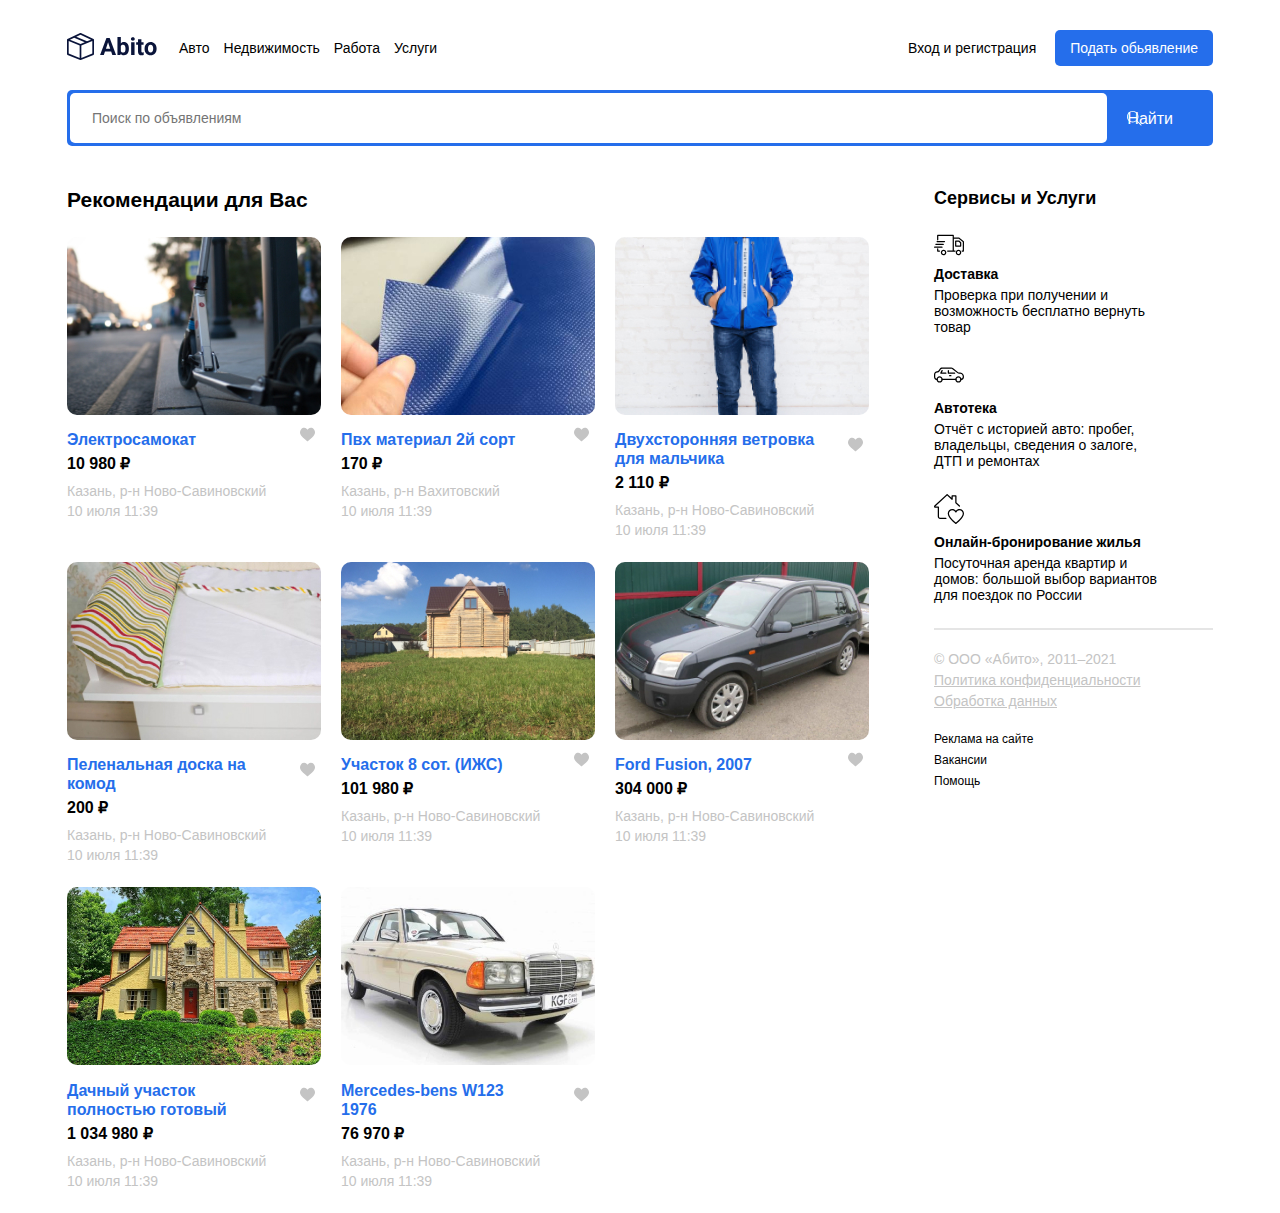
<file: index.html>
<!DOCTYPE html>
<html lang="en">
  <head>
    <meta charset="UTF-8" />
    <meta http-equiv="X-UA-Compatible" content="IE=edge" />
    <meta name="viewport" content="width=device-width, initial-scale=1.0" />
    <title>Abito - доска объявлений</title>
    <!-- подключаем шрифт Roboto от google fonts -->
    <link rel="preconnect" href="https://fonts.googleapis.com" />
    <link rel="preconnect" href="https://fonts.gstatic.com" crossorigin />
    <link
      href="https://fonts.googleapis.com/css2?family=Roboto:wght@400;700&display=swap"
      rel="stylesheet"
    />
    <link rel="stylesheet" href="css/normalize.css" />
    <link rel="stylesheet" href="css/style.css" />
  </head>
  <body>
    <header class="header container">
      <div class="navbar">
        <a href="/index.html" class="logo">
          <img src="img/logo.svg" alt="" class="logo-image" />
        </a>

        <nav class="navbar-menu">
          <ul class="menu">
            <li class="menu-item">
              <a href="#" class="menu-link">Авто</a>
            </li>
            <li class="menu-item">
              <a href="#" class="menu-link">Недвижимость</a>
            </li>
            <li class="menu-item">
              <a href="#" class="menu-link">Работа</a>
            </li>
            <li class="menu-item">
              <a href="#" class="menu-link">Услуги</a>
            </li>
          </ul>
        </nav>
        <div class="button-group">
          <a href="" class="button button-link">Вход и регистрация</a>
          <a href="" class="button button-primary">Подать обьявление</a>
          <!-- /.button-group -->
        </div>
      </div>

      <!-- /.navbar -->
      <div class="search-panel">
        <input
          type="search"
          class="search-input"
          placeholder="Поиск по объявлениям"
        />
        <button class="search-button">
          <svg
            class="search-icon"
            width="15"
            height="15"
            viewBox="0 0 15 15"
            fill="none"
            xmlns="http://www.w3.org/2000/svg"
          >
            <path
              d="M14.6506 14.0012L10.0862 9.43675C10.9465 8.43352 11.4706 7.13293 11.4706 5.71058C11.4706 2.54822 8.89765 -0.0247192 5.7353 -0.0247192C4.20353 -0.0247192 2.76265 0.571751 1.67824 1.6544C0.595589 2.73793 -0.000881376 4.17881 9.77541e-07 5.71058C9.77541e-07 8.87293 2.57294 11.4459 5.7353 11.4459C7.15765 11.4459 8.45912 10.9218 9.46235 10.0615L14.0268 14.6259L14.6506 14.0012ZM5.7353 10.5635C3.06 10.5635 0.882354 8.38675 0.882354 5.71058C0.881472 4.41352 1.38618 3.19499 2.30294 2.2791C3.21882 1.36234 4.43824 0.857634 5.7353 0.857634C8.41059 0.857634 10.5882 3.0344 10.5882 5.71058C10.5882 8.38587 8.41059 10.5635 5.7353 10.5635Z"
              fill="white"
            />
          </svg>

          <butt class="search-button-text">Найти</butt>
        </button>
      </div>
      <!-- /.search-panel -->
    </header>

    <div class="page-content container">
        <!-- блок с объявлениями -->
        <main class="main">
            <h2 class="page-title">Рекомендации для Вас</h2>
            <div class="cards">
                <div class="card">
                    <a href="single.html" class="card-link">
                        <img src="img/card-image.jpg" alt="photo" class="card-image">
                    </a>
                    <div class="card-header">
                        <a href="" class="card-link">
                            <h3 class="card-title">Электросамокат</h3>
                        </a> 
                        <button class="like">
                            <img src="img/like.svg" alt="like">
                        </button>
                    </div>
                    <!-- card-header -->
                    <strong class="card-price">
                        10 980 ₽
                    </strong>
                    <p class="card-text">Казань, р-н Ново-Савиновский</p>
                    <p class="card-text">10 июля 11:39</p>
                </div>
                <!-- card -->                <div class="card">
                    <a href="twin.html" class="card-link">
                        <img src="img/pvx.jpg" alt="photo" class="card-image">
                    </a>
                    <div class="card-header">
                        <a href="" class="card-link">
                            <h3 class="card-title">Пвх материал 2й сорт</h3>
                        </a> 
                        <button class="like">
                            <img src="img/like.svg" alt="like">
                        </button>
                    </div>
                    <!-- card-header -->
                    <strong class="card-price">
                        170 ₽
                    </strong>
                    <p class="card-text">Казань, р-н Вахитовский</p>
                    <p class="card-text">10 июля 11:39</p>
                </div>
                <!-- card -->
                <div class="card">
                    <a href="single.html" class="card-link">
                        <img src="img/jacket.jpg" alt="photo" class="card-image">
                    </a>
                    <div class="card-header">
                        <a href="" class="card-link">
                            <h3 class="card-title">Двухсторонняя ветровка для мальчика</h3>
                        </a> 
                        <button class="like">
                            <img src="img/like.svg" alt="like">
                        </button>
                    </div>
                    <!-- card-header -->
                    <strong class="card-price">
                        2 110 ₽
                    </strong>
                    <p class="card-text">Казань, р-н Ново-Савиновский</p>
                    <p class="card-text">10 июля 11:39</p>
                </div>
                <!-- card -->
                <div class="card">
                    <a href="single.html" class="card-link">
                        <img src="img/pdnk.jpg" alt="photo" class="card-image">
                    </a>
                    <div class="card-header">
                        <a href="" class="card-link">
                            <h3 class="card-title">Пеленальная доска на комод</h3>
                        </a> 
                        <button class="like">
                            <img src="img/like.svg" alt="like">
                        </button>
                    </div>
                    <!-- card-header -->
                    <strong class="card-price">
                        200 ₽
                    </strong>
                    <p class="card-text">Казань, р-н Ново-Савиновский</p>
                    <p class="card-text">10 июля 11:39</p>
                </div>
                <!-- card -->
                <div class="card">
                    <a href="single.html" class="card-link">
                        <img src="img/house.jpg" alt="photo" class="card-image">
                    </a>
                    <div class="card-header">
                        <a href="" class="card-link">
                            <h3 class="card-title">Участок 8 сот. (ИЖС)</h3>
                        </a> 
                        <button class="like">
                            <img src="img/like.svg" alt="like">
                        </button>
                    </div>
                    <!-- card-header -->
                    <strong class="card-price">
                        101 980 ₽
                    </strong>
                    <p class="card-text">Казань, р-н Ново-Савиновский</p>
                    <p class="card-text">10 июля 11:39</p>
                </div>
                <!-- card -->
                <div class="card">
                    <a href="single.html" class="card-link">
                        <img src="img/ford.jpg" alt="photo" class="card-image">
                    </a>
                    <div class="card-header">
                        <a href="" class="card-link">
                            <h3 class="card-title">Ford Fusion, 2007</h3>
                        </a> 
                        <button class="like">
                            <img src="img/like.svg" alt="like">
                        </button>
                    </div>
                    <!-- card-header -->
                    <strong class="card-price">
                        304 000 ₽
                    </strong>
                    <p class="card-text">Казань, р-н Ново-Савиновский</p>
                    <p class="card-text">10 июля 11:39</p>
                </div>
                <!-- card -->
                <div class="card">
                    <a href="single.html" class="card-link">
                        <img src="img/housecastle.jpg" alt="photo" class="card-image">
                    </a>
                    <div class="card-header">
                        <a href="" class="card-link">
                            <h3 class="card-title">Дачный участок полностью готовый</h3>
                        </a> 
                        <button class="like">
                            <img src="img/like.svg" alt="like">
                        </button>
                    </div>
                    <!-- card-header -->
                    <strong class="card-price">
                        1 034 980 ₽
                    </strong>
                    <p class="card-text">Казань, р-н Ново-Савиновский</p>
                    <p class="card-text">10 июля 11:39</p>
                </div>
                <!-- card -->
                <div class="card">
                    <a href="single.html" class="card-link">
                        <img src="img/w123jpg.jpg" alt="photo" class="card-image">
                    </a>
                    <div class="card-header">
                        <a href="" class="card-link">
                            <h3 class="card-title">Mercedes-bens W123 1976</h3>
                        </a> 
                        <button class="like">
                            <img src="img/like.svg" alt="like">
                        </button>
                    </div>
                    <!-- card-header -->
                    <strong class="card-price">
                        76 970 ₽
                    </strong>
                    <p class="card-text">Казань, р-н Ново-Савиновский</p>
                    <p class="card-text">10 июля 11:39</p>
                </div>
                <!-- card -->
            </div>
            <!-- cards -->
        </main>
        <!-- сайдбар -->
        <aside class="sidebar">
            <h4 class="page-title">Сервисы и Услуги</h4>
            <div class="service">
                <img src="img/shipping.svg" alt="icon: shipping" class="service-image">
                <h5 class="service-title">Доставка</h5>
                <p class="service-text">Проверка при получении и возможность бесплатно вернуть товар</p>
            </div>
            <!-- service -->
            <div class="service">
                <img src="img/autotc.svg" alt="icon: shipping" class="service-image">
                <h5 class="service-title">Автотека</h5>
                <p class="service-text">Отчёт с историей авто: пробег, владельцы, сведения о залоге, ДТП и ремонтах</p>
            </div>
            <!-- service -->
            <div class="service">
                <img src="img/houses.svg" alt="icon: shipping" class="service-image">
                <h5 class="service-title">Онлайн-бронирование жилья</h5>
                <p class="service-text">Посуточная аренда квартир и домов: большой выбор вариантов для поездок по России</p>
            </div>
            <!-- service -->
            <hr color="#E5E5E5" />
            <footer class="footer">
                <p class="footer-text">© ООО «Абито», 2011–2021</p>
                <ul class="footer-menu">
                    <li class="footer-menu-item">
                        <a href="#" class="footer-text">Политика конфиденциальности</a>
                    </li>
                    <li class="footer-menu-item">
                        <a href="#" class="footer-text">Обработка данных</a>
                    </li>
                </ul>
                <ul class="footer-menu">
                    <li class="footer-menu-item">
                        <a href="#" class="footer-link">Реклама на сайте</a>
                    </li>
                    <li class="footer-menu-item">
                        <a href="#" class="footer-link">Вакансии</a>
                    </li>
                    <li class="footer-menu-item">
                        <a href="#" class="footer-link">Помощь</a>
                    </li>
                </ul>
        </footer>
        </aside>
    </div>
  </body>
</html>
</file>
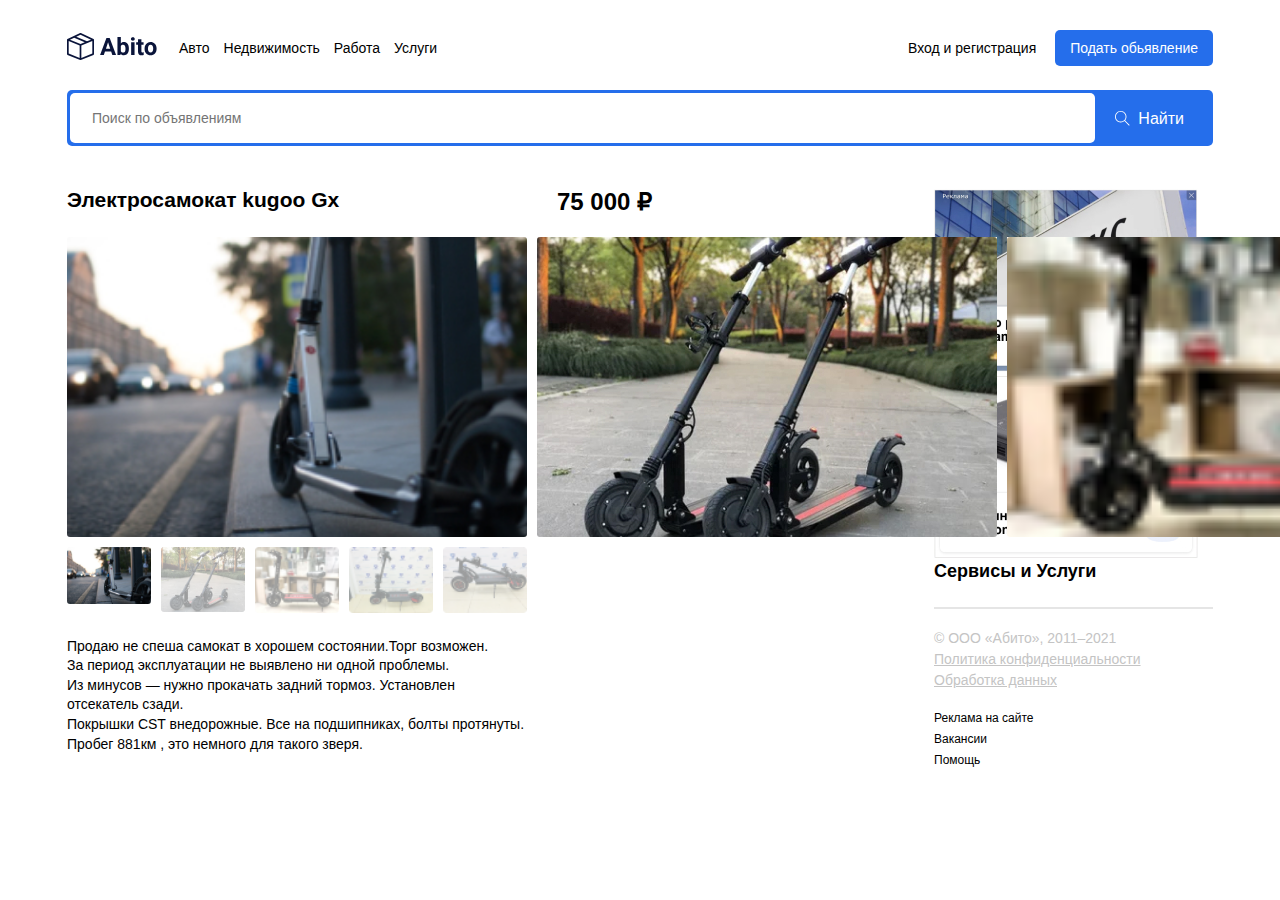
<file: single.html>
<!DOCTYPE html>
<html lang="en">
  <head>
    <meta charset="UTF-8" />
    <meta http-equiv="X-UA-Compatible" content="IE=edge" />
    <meta name="viewport" content="width=device-width, initial-scale=1.0" />
    <title>Страница объявления</title>
    <!-- подключаем шрифт Roboto от google fonts -->
    <link rel="preconnect" href="https://fonts.googleapis.com" />
    <link rel="preconnect" href="https://fonts.gstatic.com" crossorigin />
    <link
      href="https://fonts.googleapis.com/css2?family=Roboto:wght@400;700&display=swap"
      rel="stylesheet"
    />
    <link rel="stylesheet" href="css/normalize.css" />
    <link rel="stylesheet" href="https://unpkg.com/swiper/swiper-bundle.min.css" />
    <link rel="stylesheet" href="css/style.css" />
  </head>
  <body>
    <header class="header container">
      <div class="navbar">
        <a href="/index.html" class="logo">
          <img src="img/logo.svg" alt="" class="logo-image" />
        </a>

        <nav class="navbar-menu">
          <ul class="menu">
            <li class="menu-item">
              <a href="#" class="menu-link">Авто</a>
            </li>
            <li class="menu-item">
              <a href="#" class="menu-link">Недвижимость</a>
            </li>
            <li class="menu-item">
              <a href="#" class="menu-link">Работа</a>
            </li>
            <li class="menu-item">
              <a href="#" class="menu-link">Услуги</a>
            </li>
          </ul>
        </nav>
        <div class="button-group">
          <a href="" class="button button-link">Вход и регистрация</a>
          <a href="" class="button button-primary">Подать обьявление</a>
          <!-- /.button-group -->
        </div>
      </div>

      <!-- /.navbar -->
      <div class="search-panel">
        <input
          type="search"
          class="search-input"
          placeholder="Поиск по объявлениям"
        />
        <button class="search-button">
          <svg
            class="search-icon"
            width="15"
            height="15"
            viewBox="0 0 15 15"
            fill="none"
            xmlns="http://www.w3.org/2000/svg"
          >
            <path
              d="M14.6506 14.0012L10.0862 9.43675C10.9465 8.43352 11.4706 7.13293 11.4706 5.71058C11.4706 2.54822 8.89765 -0.0247192 5.7353 -0.0247192C4.20353 -0.0247192 2.76265 0.571751 1.67824 1.6544C0.595589 2.73793 -0.000881376 4.17881 9.77541e-07 5.71058C9.77541e-07 8.87293 2.57294 11.4459 5.7353 11.4459C7.15765 11.4459 8.45912 10.9218 9.46235 10.0615L14.0268 14.6259L14.6506 14.0012ZM5.7353 10.5635C3.06 10.5635 0.882354 8.38675 0.882354 5.71058C0.881472 4.41352 1.38618 3.19499 2.30294 2.2791C3.21882 1.36234 4.43824 0.857634 5.7353 0.857634C8.41059 0.857634 10.5882 3.0344 10.5882 5.71058C10.5882 8.38587 8.41059 10.5635 5.7353 10.5635Z"
              fill="white"
            />
          </svg>

          <button class="search-button-text">Найти</button>
        </button>
      </div>
      <!-- /.search-panel -->
    </header>

    <div class="page-content container">
        <!-- блок с объявлениями -->
        <main class="main main-single">
            <div class="content">
                <h2 class="page-title">Электросамокат kugoo Gx</h2>
                <!-- слайдер с картинками -->
                <!-- сам слайдер -->
    <!-- Swiper -->

    <div
      style="--swiper-navigation-color: #fff; --swiper-pagination-color: #fff"
      class="swiper-container mySwiper2"
    >
      <div class="swiper-wrapper">
        <div class="swiper-slide">
          <img src="img/card-image.jpg" />
        </div>
        <div class="swiper-slide">
          <img src="img/sam1.jpg" />
        </div>
        <div class="swiper-slide">
          <img src="img/sam2.jpg" />
        </div>
        <div class="swiper-slide">
          <img src="img/sam3.jpg" />
        </div>
        <div class="swiper-slide">
          <img src="img/sam4.jpg" />
        </div>
      </div>
    </div>
    <div thumbsSlider="" class="swiper-container mySwiper">
      <div class="swiper-wrapper">
        <div class="swiper-slide">
          <img src="img/card-image.jpg" />
        </div>
        <div class="swiper-slide">
          <img src="img/sam1.jpg" />
        </div>
        <div class="swiper-slide">
          <img src="img/sam2.jpg" />
        </div>
        <div class="swiper-slide">
          <img src="img/sam3.jpg" />
        </div>
        <div class="swiper-slide">
          <img src="img/sam4.jpg" />
        </div>
      </div>
    </div>
<div class="content-text">
    <p>Продаю не спеша самокат в хорошем состоянии.Торг возможен. <br />
        За период эксплуатации не выявлено ни одной проблемы. <br />  Из минусов — нужно прокачать задний тормоз.
        Установлен отсекатель сзади.
        <br /> Покрышки CST внедорожные.
        Все на подшипниках, болты протянуты.
        Пробег 881км , это немного для такого зверя.
    </p>
    </div>
            </div>
            <div class="author">
                <strong class="class single-price">75 000 ₽</strong>
                <div class="author-wrapper">
                    <div class="author-info">
                        <span class="author-name">Елена Петрушина</span>
                        <div class="rating">
                            <svg width="10" height="10" viewBox="0 0 10 10" fill="none" xmlns="http://www.w3.org/2000/svg">
                                <g clip-path="url(#clip0)">
                                <path d="M9.97393 3.83595C9.90847 3.63346 9.72887 3.48965 9.51639 3.4705L6.63011 3.20842L5.4888 0.537072C5.40465 0.341297 5.21299 0.214569 5.00005 0.214569C4.78711 0.214569 4.59545 0.341297 4.5113 0.53753L3.36999 3.20842L0.483257 3.4705C0.271154 3.4901 0.0920116 3.63346 0.0261682 3.83595C-0.0396751 4.03844 0.0211327 4.26054 0.181583 4.40054L2.36326 6.31389L1.71994 9.14775C1.67286 9.35612 1.75374 9.5715 1.92662 9.69647C2.01955 9.76361 2.12827 9.79779 2.23791 9.79779C2.33244 9.79779 2.42621 9.77231 2.51036 9.72195L5.00005 8.23396L7.48882 9.72195C7.67094 9.83152 7.90052 9.82152 8.07302 9.69647C8.24598 9.57112 8.32678 9.35566 8.27971 9.14775L7.63638 6.31389L9.81806 4.40093C9.97851 4.26054 10.0398 4.03882 9.97393 3.83595Z" fill="#FFC107"/>
                                </g>
                                <defs>
                                <clipPath id="clip0">
                                <rect width="10" height="10" fill="white"/>
                                </clipPath>
                                </defs>
                                </svg>

                                <svg width="10" height="10" viewBox="0 0 10 10" fill="none" xmlns="http://www.w3.org/2000/svg">
                                    <g clip-path="url(#clip0)">
                                    <path d="M9.97393 3.83595C9.90847 3.63346 9.72887 3.48965 9.51639 3.4705L6.63011 3.20842L5.4888 0.537072C5.40465 0.341297 5.21299 0.214569 5.00005 0.214569C4.78711 0.214569 4.59545 0.341297 4.5113 0.53753L3.36999 3.20842L0.483257 3.4705C0.271154 3.4901 0.0920116 3.63346 0.0261682 3.83595C-0.0396751 4.03844 0.0211327 4.26054 0.181583 4.40054L2.36326 6.31389L1.71994 9.14775C1.67286 9.35612 1.75374 9.5715 1.92662 9.69647C2.01955 9.76361 2.12827 9.79779 2.23791 9.79779C2.33244 9.79779 2.42621 9.77231 2.51036 9.72195L5.00005 8.23396L7.48882 9.72195C7.67094 9.83152 7.90052 9.82152 8.07302 9.69647C8.24598 9.57112 8.32678 9.35566 8.27971 9.14775L7.63638 6.31389L9.81806 4.40093C9.97851 4.26054 10.0398 4.03882 9.97393 3.83595Z" fill="#FFC107"/>
                                    </g>
                                    <defs>
                                    <clipPath id="clip0">
                                    <rect width="10" height="10" fill="white"/>
                                    </clipPath>
                                    </defs>
                                    </svg>

                                    <svg width="10" height="10" viewBox="0 0 10 10" fill="none" xmlns="http://www.w3.org/2000/svg">
                                        <g clip-path="url(#clip0)">
                                        <path d="M9.97393 3.83595C9.90847 3.63346 9.72887 3.48965 9.51639 3.4705L6.63011 3.20842L5.4888 0.537072C5.40465 0.341297 5.21299 0.214569 5.00005 0.214569C4.78711 0.214569 4.59545 0.341297 4.5113 0.53753L3.36999 3.20842L0.483257 3.4705C0.271154 3.4901 0.0920116 3.63346 0.0261682 3.83595C-0.0396751 4.03844 0.0211327 4.26054 0.181583 4.40054L2.36326 6.31389L1.71994 9.14775C1.67286 9.35612 1.75374 9.5715 1.92662 9.69647C2.01955 9.76361 2.12827 9.79779 2.23791 9.79779C2.33244 9.79779 2.42621 9.77231 2.51036 9.72195L5.00005 8.23396L7.48882 9.72195C7.67094 9.83152 7.90052 9.82152 8.07302 9.69647C8.24598 9.57112 8.32678 9.35566 8.27971 9.14775L7.63638 6.31389L9.81806 4.40093C9.97851 4.26054 10.0398 4.03882 9.97393 3.83595Z" fill="#FFC107"/>
                                        </g>
                                        <defs>
                                        <clipPath id="clip0">
                                        <rect width="10" height="10" fill="white"/>
                                        </clipPath>
                                        </defs>
                                        </svg>

                                        <svg width="10" height="10" viewBox="0 0 10 10" fill="none" xmlns="http://www.w3.org/2000/svg">
                                            <g clip-path="url(#clip0)">
                                            <path d="M9.97393 3.83595C9.90847 3.63346 9.72887 3.48965 9.51639 3.4705L6.63011 3.20842L5.4888 0.537072C5.40465 0.341297 5.21299 0.214569 5.00005 0.214569C4.78711 0.214569 4.59545 0.341297 4.5113 0.53753L3.36999 3.20842L0.483257 3.4705C0.271154 3.4901 0.0920116 3.63346 0.0261682 3.83595C-0.0396751 4.03844 0.0211327 4.26054 0.181583 4.40054L2.36326 6.31389L1.71994 9.14775C1.67286 9.35612 1.75374 9.5715 1.92662 9.69647C2.01955 9.76361 2.12827 9.79779 2.23791 9.79779C2.33244 9.79779 2.42621 9.77231 2.51036 9.72195L5.00005 8.23396L7.48882 9.72195C7.67094 9.83152 7.90052 9.82152 8.07302 9.69647C8.24598 9.57112 8.32678 9.35566 8.27971 9.14775L7.63638 6.31389L9.81806 4.40093C9.97851 4.26054 10.0398 4.03882 9.97393 3.83595Z" fill="#FFC107"/>
                                            </g>
                                            <defs>
                                            <clipPath id="clip0">
                                            <rect width="10" height="10" fill="white"/>
                                            </clipPath>
                                            </defs>
                                            </svg>

                                            <svg width="10" height="10" viewBox="0 0 10 10" fill="none" xmlns="http://www.w3.org/2000/svg">
                                                <g clip-path="url(#clip0)">
                                                <path d="M9.97393 3.83595C9.90847 3.63346 9.72887 3.48965 9.51639 3.4705L6.63011 3.20842L5.4888 0.537072C5.40465 0.341297 5.21299 0.214569 5.00005 0.214569C4.78711 0.214569 4.59545 0.341297 4.5113 0.53753L3.36999 3.20842L0.483257 3.4705C0.271154 3.4901 0.0920116 3.63346 0.0261682 3.83595C-0.0396751 4.03844 0.0211327 4.26054 0.181583 4.40054L2.36326 6.31389L1.71994 9.14775C1.67286 9.35612 1.75374 9.5715 1.92662 9.69647C2.01955 9.76361 2.12827 9.79779 2.23791 9.79779C2.33244 9.79779 2.42621 9.77231 2.51036 9.72195L5.00005 8.23396L7.48882 9.72195C7.67094 9.83152 7.90052 9.82152 8.07302 9.69647C8.24598 9.57112 8.32678 9.35566 8.27971 9.14775L7.63638 6.31389L9.81806 4.40093C9.97851 4.26054 10.0398 4.03882 9.97393 3.83595Z" fill="#FFC107"/>
                                                </g>
                                                <defs>
                                                <clipPath id="clip0">
                                                <rect width="10" height="10" fill="white"/>
                                                </clipPath>
                                                </defs>
                                                </svg>

                                               
                            <span class="rating-counter">5 отзывов</span>
                        </div>
                        <span class="author-status">Частное лицо</span>
                    </div>
                    <img src="img/avatar.jpg" alt="" class="author-avatar" />
                </div>
                <div class="button-group">
                    <button class="button button-block button-primary">Показать телефон</button>
                    <button class="button button-block button-success">Написать сообщение</button>
                </div>
            </div>
        </main>
        <!-- сайдбар -->
        <aside class="sidebar">
            <a href="#">
                <img src="img/banner.jpg" alt="">
            </a>
            <a href="#">
                <img src="img/banner2.jpg" alt="">
            </a>
            <h4 class="page-title">Сервисы и Услуги</h4>
            <hr color="#E5E5E5" />
            <footer class="footer">
                <p class="footer-text">© ООО «Абито», 2011–2021</p>
                <ul class="footer-menu">
                    <li class="footer-menu-item">
                        <a href="#" class="footer-text">Политика конфиденциальности</a>
                    </li>
                    <li class="footer-menu-item">
                        <a href="#" class="footer-text">Обработка данных</a>
                    </li>
                </ul>
                <ul class="footer-menu">
                    <li class="footer-menu-item">
                        <a href="#" class="footer-link">Реклама на сайте</a>
                    </li>
                    <li class="footer-menu-item">
                        <a href="#" class="footer-link">Вакансии</a>
                    </li>
                    <li class="footer-menu-item">
                        <a href="#" class="footer-link">Помощь</a>
                    </li>
                </ul>
        </footer>
        </aside>
    </div>
    <!-- page.content -->
    <script src="https://unpkg.com/swiper/swiper-bundle.min.js"></script>
    <script src="js/main.js"></script>
  </body>
</html>
</file>
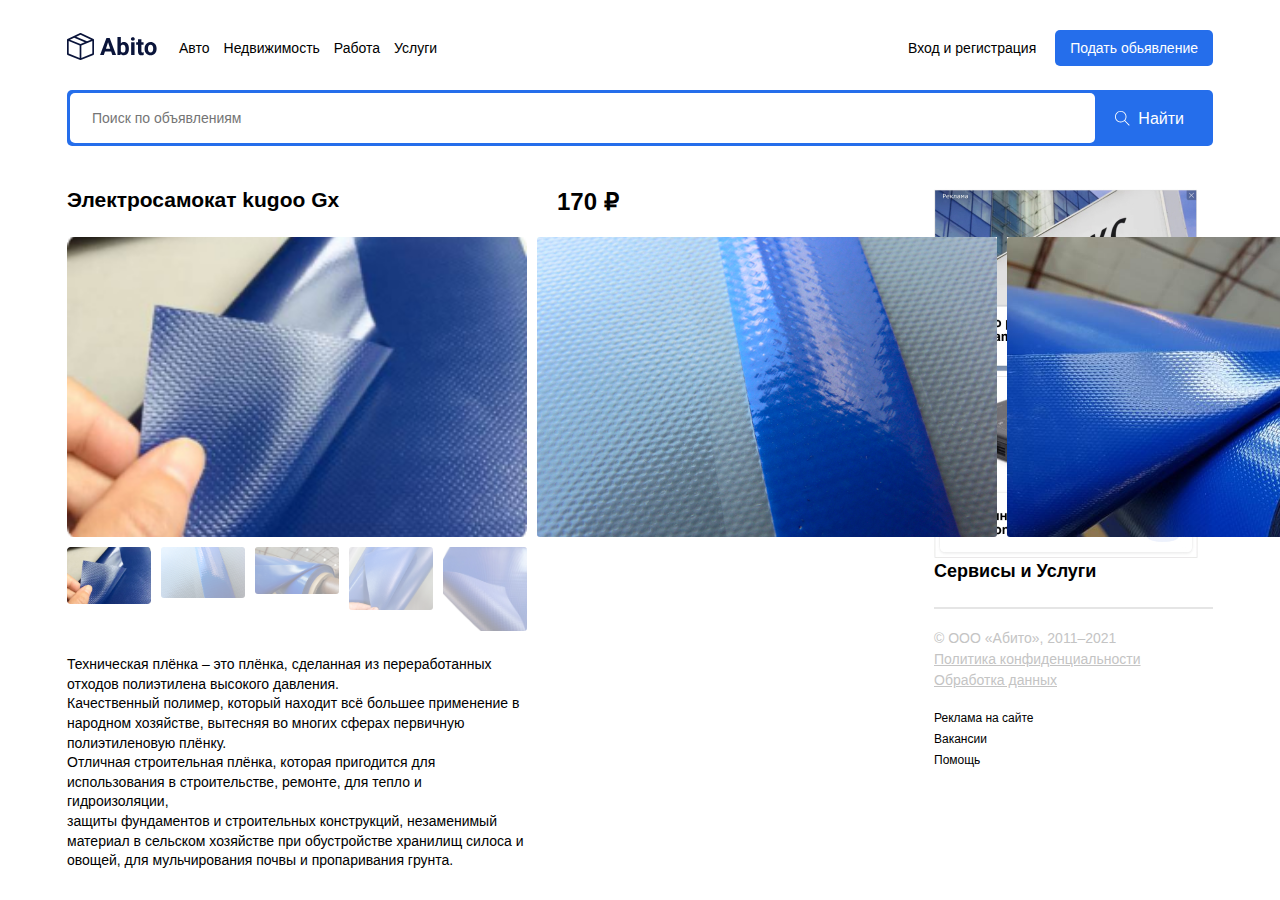
<file: twin.html>
<!DOCTYPE html>
<html lang="en">
  <head>
    <meta charset="UTF-8" />
    <meta http-equiv="X-UA-Compatible" content="IE=edge" />
    <meta name="viewport" content="width=device-width, initial-scale=1.0" />
    <title>Страница объявления</title>
    <!-- подключаем шрифт Roboto от google fonts -->
    <link rel="preconnect" href="https://fonts.googleapis.com" />
    <link rel="preconnect" href="https://fonts.gstatic.com" crossorigin />
    <link
      href="https://fonts.googleapis.com/css2?family=Roboto:wght@400;700&display=swap"
      rel="stylesheet"
    />
    <link rel="stylesheet" href="css/normalize.css" />
    <link rel="stylesheet" href="https://unpkg.com/swiper/swiper-bundle.min.css" />
    <link rel="stylesheet" href="css/style.css" />
  </head>
  <body>
    <header class="header container">
      <div class="navbar">
        <a href="/index.html" class="logo">
          <img src="img/logo.svg" alt="" class="logo-image" />
        </a>

        <nav class="navbar-menu">
          <ul class="menu">
            <li class="menu-item">
              <a href="#" class="menu-link">Авто</a>
            </li>
            <li class="menu-item">
              <a href="#" class="menu-link">Недвижимость</a>
            </li>
            <li class="menu-item">
              <a href="#" class="menu-link">Работа</a>
            </li>
            <li class="menu-item">
              <a href="#" class="menu-link">Услуги</a>
            </li>
          </ul>
        </nav>
        <div class="button-group">
          <a href="" class="button button-link">Вход и регистрация</a>
          <a href="" class="button button-primary">Подать обьявление</a>
          <!-- /.button-group -->
        </div>
      </div>

      <!-- /.navbar -->
      <div class="search-panel">
        <input
          type="search"
          class="search-input"
          placeholder="Поиск по объявлениям"
        />
        <button class="search-button">
          <svg
            class="search-icon"
            width="15"
            height="15"
            viewBox="0 0 15 15"
            fill="none"
            xmlns="http://www.w3.org/2000/svg"
          >
            <path
              d="M14.6506 14.0012L10.0862 9.43675C10.9465 8.43352 11.4706 7.13293 11.4706 5.71058C11.4706 2.54822 8.89765 -0.0247192 5.7353 -0.0247192C4.20353 -0.0247192 2.76265 0.571751 1.67824 1.6544C0.595589 2.73793 -0.000881376 4.17881 9.77541e-07 5.71058C9.77541e-07 8.87293 2.57294 11.4459 5.7353 11.4459C7.15765 11.4459 8.45912 10.9218 9.46235 10.0615L14.0268 14.6259L14.6506 14.0012ZM5.7353 10.5635C3.06 10.5635 0.882354 8.38675 0.882354 5.71058C0.881472 4.41352 1.38618 3.19499 2.30294 2.2791C3.21882 1.36234 4.43824 0.857634 5.7353 0.857634C8.41059 0.857634 10.5882 3.0344 10.5882 5.71058C10.5882 8.38587 8.41059 10.5635 5.7353 10.5635Z"
              fill="white"
            />
          </svg>

          <button class="search-button-text">Найти</button>
        </button>
      </div>
      <!-- /.search-panel -->
    </header>

    <div class="page-content container">
        <!-- блок с объявлениями -->
        <main class="main main-single">
            <div class="content">
                <h2 class="page-title">Электросамокат kugoo Gx</h2>
                <!-- слайдер с картинками -->
                <!-- сам слайдер -->
    <!-- Swiper -->

    <div
      style="--swiper-navigation-color: #fff; --swiper-pagination-color: #fff"
      class="swiper-container mySwiper2"
    >
      <div class="swiper-wrapper">
        <div class="swiper-slide">
          <img src="img/pvx.jpg" />
        </div>
        <div class="swiper-slide">
          <img src="img/pvx2.jpg" />
        </div>
        <div class="swiper-slide">
          <img src="img/pvx3.jpg" />
        </div>
        <div class="swiper-slide">
          <img src="img/pvx4.jpg" />
        </div>
        <div class="swiper-slide">
          <img src="img/pvx5.jpg" />
        </div>
      </div>
    </div>
    <div thumbsSlider="" class="swiper-container mySwiper">
      <div class="swiper-wrapper">
        <div class="swiper-slide">
          <img src="img/pvx.jpg" />
        </div>
        <div class="swiper-slide">
          <img src="img/pvx2.jpg" />
        </div>
        <div class="swiper-slide">
          <img src="img/pvx3.jpg" />
        </div>
        <div class="swiper-slide">
          <img src="img/pvx4.jpg" />
        </div>
        <div class="swiper-slide">
          <img src="img/pvx5.jpg" />
        </div>
      </div>
    </div>
<div class="content-text">
    <p>Техническая плёнка – это плёнка, сделанная из переработанных отходов полиэтилена высокого давления. <br />
      Качественный полимер, который находит всё большее применение в народном хозяйстве, вытесняя во многих сферах первичную полиэтиленовую плёнку. <br />
      Отличная строительная плёнка, которая пригодится для использования в строительстве, ремонте, для тепло и гидроизоляции,  <br />
      защиты фундаментов и строительных конструкций, незаменимый материал в сельском хозяйстве при обустройстве хранилищ силоса и овощей, для мульчирования почвы и пропаривания грунта. <br /> 
    </p>
    </div>
            </div>
            <div class="author">
                <strong class="class single-price">170 ₽ </strong>
                <div class="author-wrapper">
                    <div class="author-info">
                        <span class="author-name">ООО "Чко"</span>
                        <div class="rating">
                            <svg width="10" height="10" viewBox="0 0 10 10" fill="none" xmlns="http://www.w3.org/2000/svg">
                                <g clip-path="url(#clip0)">
                                <path d="M9.97393 3.83595C9.90847 3.63346 9.72887 3.48965 9.51639 3.4705L6.63011 3.20842L5.4888 0.537072C5.40465 0.341297 5.21299 0.214569 5.00005 0.214569C4.78711 0.214569 4.59545 0.341297 4.5113 0.53753L3.36999 3.20842L0.483257 3.4705C0.271154 3.4901 0.0920116 3.63346 0.0261682 3.83595C-0.0396751 4.03844 0.0211327 4.26054 0.181583 4.40054L2.36326 6.31389L1.71994 9.14775C1.67286 9.35612 1.75374 9.5715 1.92662 9.69647C2.01955 9.76361 2.12827 9.79779 2.23791 9.79779C2.33244 9.79779 2.42621 9.77231 2.51036 9.72195L5.00005 8.23396L7.48882 9.72195C7.67094 9.83152 7.90052 9.82152 8.07302 9.69647C8.24598 9.57112 8.32678 9.35566 8.27971 9.14775L7.63638 6.31389L9.81806 4.40093C9.97851 4.26054 10.0398 4.03882 9.97393 3.83595Z" fill="#FFC107"/>
                                </g>
                                <defs>
                                <clipPath id="clip0">
                                <rect width="10" height="10" fill="white"/>
                                </clipPath>
                                </defs>
                                </svg>

                                <svg width="10" height="10" viewBox="0 0 10 10" fill="none" xmlns="http://www.w3.org/2000/svg">
                                    <g clip-path="url(#clip0)">
                                    <path d="M9.97393 3.83595C9.90847 3.63346 9.72887 3.48965 9.51639 3.4705L6.63011 3.20842L5.4888 0.537072C5.40465 0.341297 5.21299 0.214569 5.00005 0.214569C4.78711 0.214569 4.59545 0.341297 4.5113 0.53753L3.36999 3.20842L0.483257 3.4705C0.271154 3.4901 0.0920116 3.63346 0.0261682 3.83595C-0.0396751 4.03844 0.0211327 4.26054 0.181583 4.40054L2.36326 6.31389L1.71994 9.14775C1.67286 9.35612 1.75374 9.5715 1.92662 9.69647C2.01955 9.76361 2.12827 9.79779 2.23791 9.79779C2.33244 9.79779 2.42621 9.77231 2.51036 9.72195L5.00005 8.23396L7.48882 9.72195C7.67094 9.83152 7.90052 9.82152 8.07302 9.69647C8.24598 9.57112 8.32678 9.35566 8.27971 9.14775L7.63638 6.31389L9.81806 4.40093C9.97851 4.26054 10.0398 4.03882 9.97393 3.83595Z" fill="#FFC107"/>
                                    </g>
                                    <defs>
                                    <clipPath id="clip0">
                                    <rect width="10" height="10" fill="white"/>
                                    </clipPath>
                                    </defs>
                                    </svg>

                                    <svg width="10" height="10" viewBox="0 0 10 10" fill="none" xmlns="http://www.w3.org/2000/svg">
                                        <g clip-path="url(#clip0)">
                                        <path d="M9.97393 3.83595C9.90847 3.63346 9.72887 3.48965 9.51639 3.4705L6.63011 3.20842L5.4888 0.537072C5.40465 0.341297 5.21299 0.214569 5.00005 0.214569C4.78711 0.214569 4.59545 0.341297 4.5113 0.53753L3.36999 3.20842L0.483257 3.4705C0.271154 3.4901 0.0920116 3.63346 0.0261682 3.83595C-0.0396751 4.03844 0.0211327 4.26054 0.181583 4.40054L2.36326 6.31389L1.71994 9.14775C1.67286 9.35612 1.75374 9.5715 1.92662 9.69647C2.01955 9.76361 2.12827 9.79779 2.23791 9.79779C2.33244 9.79779 2.42621 9.77231 2.51036 9.72195L5.00005 8.23396L7.48882 9.72195C7.67094 9.83152 7.90052 9.82152 8.07302 9.69647C8.24598 9.57112 8.32678 9.35566 8.27971 9.14775L7.63638 6.31389L9.81806 4.40093C9.97851 4.26054 10.0398 4.03882 9.97393 3.83595Z" fill="#FFC107"/>
                                        </g>
                                        <defs>
                                        <clipPath id="clip0">
                                        <rect width="10" height="10" fill="white"/>
                                        </clipPath>
                                        </defs>
                                        </svg>

                                        <svg width="10" height="10" viewBox="0 0 10 10" fill="none" xmlns="http://www.w3.org/2000/svg">
                                            <g clip-path="url(#clip0)">
                                            <path d="M9.97393 3.83595C9.90847 3.63346 9.72887 3.48965 9.51639 3.4705L6.63011 3.20842L5.4888 0.537072C5.40465 0.341297 5.21299 0.214569 5.00005 0.214569C4.78711 0.214569 4.59545 0.341297 4.5113 0.53753L3.36999 3.20842L0.483257 3.4705C0.271154 3.4901 0.0920116 3.63346 0.0261682 3.83595C-0.0396751 4.03844 0.0211327 4.26054 0.181583 4.40054L2.36326 6.31389L1.71994 9.14775C1.67286 9.35612 1.75374 9.5715 1.92662 9.69647C2.01955 9.76361 2.12827 9.79779 2.23791 9.79779C2.33244 9.79779 2.42621 9.77231 2.51036 9.72195L5.00005 8.23396L7.48882 9.72195C7.67094 9.83152 7.90052 9.82152 8.07302 9.69647C8.24598 9.57112 8.32678 9.35566 8.27971 9.14775L7.63638 6.31389L9.81806 4.40093C9.97851 4.26054 10.0398 4.03882 9.97393 3.83595Z" fill="#FFC107"/>
                                            </g>
                                            <defs>
                                            <clipPath id="clip0">
                                            <rect width="10" height="10" fill="white"/>
                                            </clipPath>
                                            </defs>
                                            </svg>

                                            <svg width="10" height="10" viewBox="0 0 10 10" fill="none" xmlns="http://www.w3.org/2000/svg">
                                                <g clip-path="url(#clip0)">
                                                <path d="M9.97393 3.83595C9.90847 3.63346 9.72887 3.48965 9.51639 3.4705L6.63011 3.20842L5.4888 0.537072C5.40465 0.341297 5.21299 0.214569 5.00005 0.214569C4.78711 0.214569 4.59545 0.341297 4.5113 0.53753L3.36999 3.20842L0.483257 3.4705C0.271154 3.4901 0.0920116 3.63346 0.0261682 3.83595C-0.0396751 4.03844 0.0211327 4.26054 0.181583 4.40054L2.36326 6.31389L1.71994 9.14775C1.67286 9.35612 1.75374 9.5715 1.92662 9.69647C2.01955 9.76361 2.12827 9.79779 2.23791 9.79779C2.33244 9.79779 2.42621 9.77231 2.51036 9.72195L5.00005 8.23396L7.48882 9.72195C7.67094 9.83152 7.90052 9.82152 8.07302 9.69647C8.24598 9.57112 8.32678 9.35566 8.27971 9.14775L7.63638 6.31389L9.81806 4.40093C9.97851 4.26054 10.0398 4.03882 9.97393 3.83595Z" fill="#FFC107"/>
                                                </g>
                                                <defs>
                                                <clipPath id="clip0">
                                                <rect width="10" height="10" fill="white"/>
                                                </clipPath>
                                                </defs>
                                                </svg>

                                               
                            <span class="rating-counter">323 отзывов</span>
                        </div>
                        <span class="author-status">Унитарное предприятие</span>
                    </div>
                    <img src="img/avatar2.jpg" alt="" class="author-avatar" />
                </div>
                <div class="button-group">
                    <button class="button button-block button-primary">Показать телефон</button>
                    <button class="button button-block button-success">Написать сообщение</button>
                </div>
            </div>
        </main>
        <!-- сайдбар -->
        <aside class="sidebar">
            <a href="#">
                <img src="img/banner.jpg" alt="">
            </a>
            <a href="#">
                <img src="img/banner2.jpg" alt="">
            </a>
            <h4 class="page-title">Сервисы и Услуги</h4>
            <hr color="#E5E5E5" />
            <footer class="footer">
                <p class="footer-text">© ООО «Абито», 2011–2021</p>
                <ul class="footer-menu">
                    <li class="footer-menu-item">
                        <a href="#" class="footer-text">Политика конфиденциальности</a>
                    </li>
                    <li class="footer-menu-item">
                        <a href="#" class="footer-text">Обработка данных</a>
                    </li>
                </ul>
                <ul class="footer-menu">
                    <li class="footer-menu-item">
                        <a href="#" class="footer-link">Реклама на сайте</a>
                    </li>
                    <li class="footer-menu-item">
                        <a href="#" class="footer-link">Вакансии</a>
                    </li>
                    <li class="footer-menu-item">
                        <a href="#" class="footer-link">Помощь</a>
                    </li>
                </ul>
        </footer>
        </aside>
    </div>
    <!-- page.content -->
    <script src="https://unpkg.com/swiper/swiper-bundle.min.js"></script>
    <script src="js/main.js"></script>
  </body>
</html>
</file>
<file: css/style.css>
body {
    font-family: 'Roboto', sans-serif;
    font-size: 14px; /* размер шрифта*/
    color: #0A143A; /* цвет текста*/
}
.container {
    max-width: 1146px; /* максимальная ширина */
    margin: auto; /* автоматическое выравнивание по середине */
}
.header {
    padding-top: 30px;
    padding-bottom: 30px;
    margin-bottom: 12px;
}
.navbar {
    display: flex; /* гибкий блок */
    align-items: center;   /* выравнивание по вертикали по центру */
    justify-content: space-between;   /* разбррос элементов по краям */
    margin-bottom: 24px;
}
/* меню в шапке */
.navbar-menu { 
    margin-right: auto; /* автоматический отступ справа */
}
.menu {
    list-style: none;  /* отключаем точки */
    margin: 0;   /* обнуляем отступы */
    padding-left: 22px;
    padding-right: 22px;
    display: flex;
}
/* для всех пунктов меню, кроме последнего */
.menu-item:not(:last-child)  {
    margin-right: 14px; /* отступ справа 14 пикселей */
}
.menu-link {
    text-decoration: none;/* отключаем подчеркиванеие ссылок*/
    color: inherit; /*возьми цвет текста, как у родителя ( body)*/
}
.button {
    text-decoration: none;
    display: inline-block;
    padding: 10px 15px;
     cursor: pointer;   
}
.button-link {
    color: inherit;
}
.button-primary {
    background: #256EEB ;
    border-radius:  5px;
    color: white;
}
.search-panel  {
    height: 50px;
    display: flex;
    padding: 3px;
    background: #256EEB;
    border-radius: 5px;
}
.search-input {
    flex-grow: 1;
    background: #FFFFFF;
    border-radius: 5px;
    border: none;
    padding-left: 22px;
    padding-right: 22px;
}
.search-button { 
    background: #256EEB;
    border: none;
    color: white;
    padding-left: 20px;
    padding-right: 17px;
    display: flex;
    align-items: center;
}
.search-button-text {
    background: transparent;
    display: inline-block;
    margin-left: -15px;
    margin-right: 20px;
    color: white;
    border: 0;
    cursor: pointer;
    font-size: 16px;
    line-height: 19px;
}
.page-content {
    display: grid; 
    grid-template-columns: 9fr 3fr;
    grid-column-gap: 30px;
}
.card-image { 
    border-radius: 10px;
    width: 254px;
    height: 178px;
    object-fit: cover;
}
.cards { 
    display: flex;
    flex-wrap: wrap;
}
.card {
    margin-bottom: 20px;

}
.card:not(:nth-child(3n)) {
    margin-right: 20px;
}

.card-title {
    font-size: 16px;
    line-height: 19px;
    color: #256EEB;
    margin-top: 12px;
    margin-bottom: 5px;
    width: 200px;
}
.card-header {
    display: flex;
    justify-content: space-between;
    align-items: center;
}
.like {
    background-color: #fff;
    border: none;
    cursor: pointer;
    margin-left: 15px; 
}
.card-link {
    text-decoration: none;
}
.card-price {
    font-size: 16px;
    line-height: 19px;
    margin-bottom: 10px;
    display: block; 
}
.card-text {
    font-size: 14px;
    line-height: 16px;
    color: #C4C4C4;
    margin-bottom: 4px;
    margin-top: 0;
}
.sidebar .page-title {
    font-weight: bold;
    font-size: 18px;
    line-height: 21px;
}
.service {
    margin-bottom: 25px;
}
.service-title {
    font-weight: bold;
    font-size: 14px;
    line-height: 16px;
    margin-top: 7px;
    margin-bottom: 5px;
}
.service-text {
    font-size: 14px;
    line-height: 16px;
    max-width: 231px;
    margin-top: 5px;
    margin-bottom: 25px;
}
.footer-text {
    display:inline-block;
    font-size: 14px;
    line-height: 16px;
    color: #C4C4C4;
    margin-bottom: 5px;
}
.footer-menu {
    margin: 0;
    padding: 0;
    list-style: none;
    margin-bottom: 16px;
}
.footer-link {
    color: inherit;
    font-size: 12px;
    line-height: 14px;
    text-decoration: none;
    display: inline-block;
    margin-bottom: 5px;
}
.main-single {
    display: flex;
    align-items: flex-start;
}
.content {
    max-width: 460px;
    margin-right: 30px;
}
body {
    position: relative;
    height: 100%;
  }

  body {
    background: #eee;
    font-family: Helvetica Neue, Helvetica, Arial, sans-serif;
    font-size: 14px;
    color: white;    
    margin: 0;
    padding: 0;
  }

  .swiper-container {
    width: 100%;
    height: 100%;
  }

  .swiper-slide {
    text-align: center;
    font-size: 18px;
    background: #fff;

    /* Center slide text vertically */
    display: -webkit-box;
    display: -ms-flexbox;
    display: -webkit-flex;
    display: flex;
    -webkit-box-pack: center;
    -ms-flex-pack: center;
    -webkit-justify-content: center;
    justify-content: center;
    -webkit-box-align: center;
    -ms-flex-align: center;
    -webkit-align-items: center;
    align-items: center;
  }

  .swiper-slide img {
    display: block;
    width: 100%;
    height: 100%;
    object-fit: cover;
  }

  body {
    background: white;
    color: black;
  }

  .swiper-container {
    width: 100%;
    height: 300px;
    margin-left: auto;
    margin-right: auto;
  }

  .swiper-slide {
    background-size: cover;
    background-position: center;
  }

  .mySwiper2 {
    width: 100%;
    border-radius: 10px;
  }

  .mySwiper {
    height: 20%;
    box-sizing: border-box;
    padding: 10px 0;
  }

  .mySwiper .swiper-slide {
    width: 25%;
    height: 100%;
    opacity: 0.4;
    border-radius: 10px;
  }

  .mySwiper .swiper-slide-thumb-active {
    opacity: 1;
  }

  .swiper-slide img {
    display: block;
    width: 100%;
    height: 100%;
    object-fit: cover;
    border-radius: 3px; 
  }
  .content-text {
    font-size: 14px;
    line-height: 140%;
  }
  .single-price {
    font-size: 24px;
    line-height: 28px;
    margin-top: 0;
    margin-bottom: 25px;
    display: block;
  }
  .page-title {
    margin-top: 0;
    margin-bottom: 25px;
  }
  .author {
    min-width: 264px;
  }
  .author-wrapper { 
    display: flex;
    align-items: center;
    justify-content: space-between;

    margin-top: 25px;
    margin-bottom: 30px;    
  }
  .author-avatar {
      width: 50px;
      height: 50px;
      object-fit: cover;
      border-radius: 50%;
  }
  .author-name {
    font-weight: bold;
    font-size: 14px;
    line-height: 16px;
    display: block;
    margin-bottom: 4px;
  }
  .rating { 
    margin-bottom: 5px;
  }
  .rating-counter {
    margin-left: 10px;
    opacity: 0.5;
  }
  .author-status {
    font-size: 12px;
    line-height: 14px;
  }
  .button-block {
      display: block;
      width: 100%;
      height: 54px;
      margin-bottom: 14px;
      border: none;

  }
  .button-success { 
    background-color: #14B4BE;
    border-radius: 5px;
    color: white;
  }
</file>
